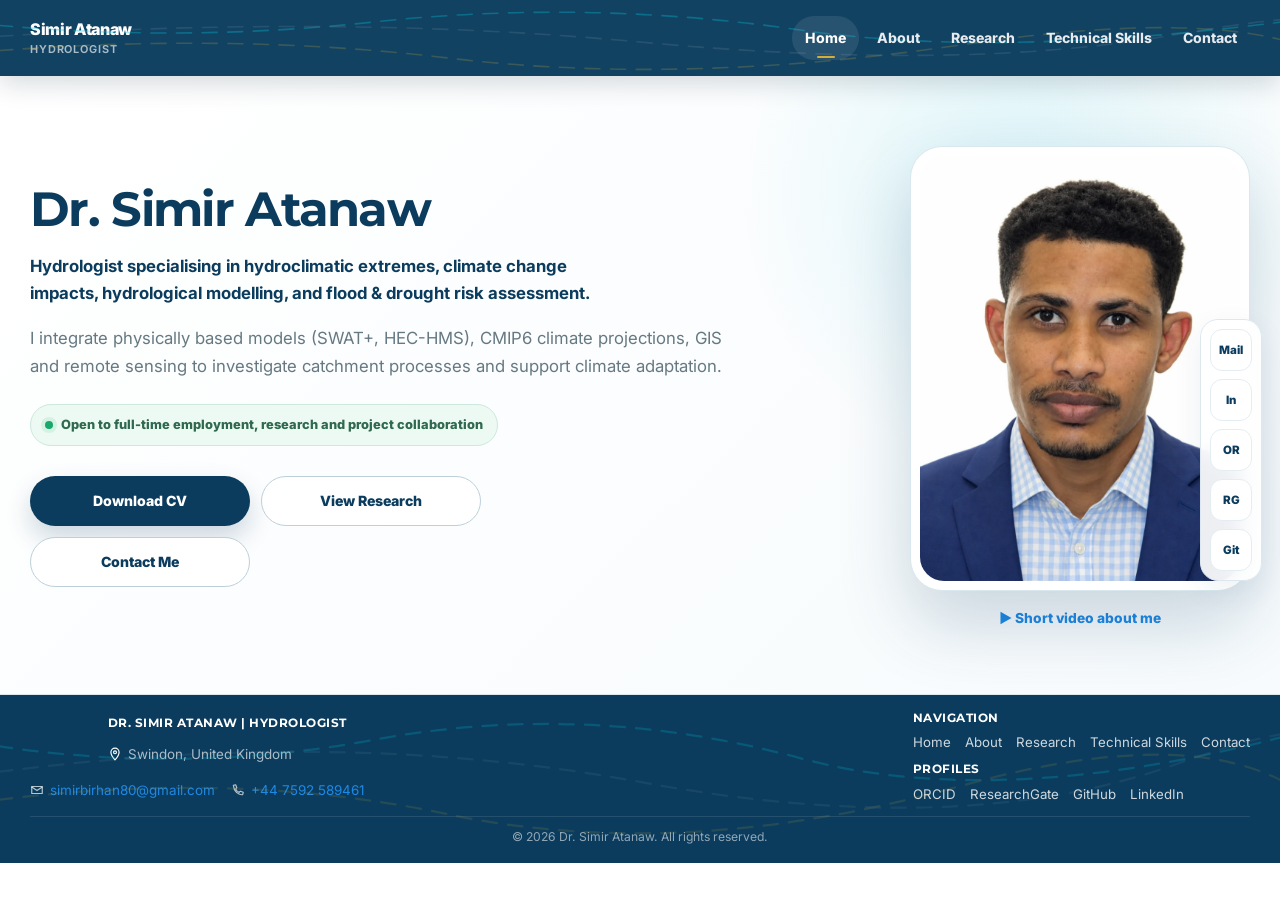
<file: index.html>
<!DOCTYPE html>
<html lang="en">
<head>
<meta charset="UTF-8">
<meta name="viewport" content="width=device-width, initial-scale=1">
<title>Dr. Simir Atanaw | Hydrologist</title>
<meta name="description" content="Professional website of Dr. Simir Atanaw, a hydrologist specialising in hydroclimatic extremes, climate change impacts, hydrological modelling, flood and drought risk assessment, GIS and remote sensing.">
<link rel="canonical" href="https://simir.uk/">
<link rel="icon" href="favicon.ico" sizes="any">
<link rel="icon" type="image/png" sizes="48x48" href="favicon-48x48.png">
<link rel="icon" type="image/png" sizes="192x192" href="favicon-192x192.png">
<link rel="apple-touch-icon" href="favicon-192x192.png">
<link rel="manifest" href="manifest.webmanifest">
<meta name="theme-color" content="#0B3C5D">
<meta property="og:type" content="profile">
<meta property="og:title" content="Dr. Simir Atanaw | Hydrologist">
<meta property="og:description" content="PhD hydrologist specialising in hydroclimatic extremes, flood and drought risk, hydrological modelling, GIS and remote sensing.">
<meta property="og:url" content="https://simir.uk/">
<meta property="og:image" content="https://simir.uk/og-image.jpg">
<link rel="preconnect" href="https://fonts.googleapis.com">
<link rel="preconnect" href="https://fonts.gstatic.com" crossorigin>
<link href="https://fonts.googleapis.com/css2?family=Inter:wght@400;500;600;700&family=Montserrat:wght@600;700;800&display=swap" rel="stylesheet">
<link rel="stylesheet" href="style.css">
<script type="application/ld+json">
{
  "@context": "https://schema.org",
  "@type": "Person",
  "name": "Dr. Simir Atanaw",
  "url": "https://simir.uk/",
  "jobTitle": "Hydrologist",
  "email": "mailto:simirbirhan80@gmail.com",
  "address": { "@type": "PostalAddress", "addressLocality": "Swindon", "addressCountry": "GB" },
  "sameAs": [
    "https://orcid.org/0000-0002-0451-7803",
    "https://www.researchgate.net/profile/Simir-Atanaw",
    "https://github.com/Atanaw",
    "https://www.linkedin.com/in/simir-atanaw"
  ]
}
</script>

<template id="__bundler_thumbnail">
<svg xmlns="http://www.w3.org/2000/svg" viewBox="0 0 200 200"><rect width="200" height="200" fill="#0B3C5D"/><circle cx="100" cy="80" r="40" fill="#00BCD4" opacity="0.85"/><text x="100" y="150" font-family="Arial" font-size="28" fill="#fff" text-anchor="middle" font-weight="bold">SA</text></svg>
</template>

</head>
<body>
<a href="#main" class="skip-link">Skip to main content</a>
<div class="scroll-progress" id="scrollProgress" aria-hidden="true"></div>

<header class="site-header">
  <svg class="header-river" viewBox="0 0 1200 76" preserveAspectRatio="none" aria-hidden="true">
      <path class="river-line r1" d="M-50 20 Q150 45 350 22 T750 30 T1250 15"/>
      <path class="river-line r2" d="M-50 55 Q200 30 420 58 T900 45 T1250 60"/>
      <path class="river-line r3" d="M-50 40 Q300 12 600 42 T1100 35 T1250 42"/>
    </svg>
  <div class="wrap nav">
    <a class="brand" href="index.html">Simir Atanaw<small>Hydrologist</small></a>
    <nav class="nav-links" id="navLinks" aria-label="Primary">
      <a href="index.html" aria-current="page">Home</a>
      <a href="about.html">About</a>
      <a href="research.html">Research</a>
      <a href="skills.html">Technical Skills</a>
      <a href="contact.html">Contact</a>
    </nav>
    <button class="menu-btn" id="menuBtn" aria-expanded="false" aria-controls="navLinks">Menu</button>
  </div>
</header>

<div class="contact-rail" aria-label="Quick contact links">
  <a href="mailto:simirbirhan80@gmail.com" aria-label="Email">Mail</a>
  <a href="https://www.linkedin.com/in/simir-atanaw" target="_blank" rel="noopener" aria-label="LinkedIn">In</a>
  <a href="https://orcid.org/0000-0002-0451-7803" target="_blank" rel="noopener" aria-label="ORCID">OR</a>
  <a href="https://www.researchgate.net/profile/Simir-Atanaw" target="_blank" rel="noopener" aria-label="ResearchGate">RG</a>
  <a href="https://github.com/Atanaw" target="_blank" rel="noopener" aria-label="GitHub">Git</a>
</div>

<main id="main">

<section class="hero" id="home">
  <div class="hero-pattern" aria-hidden="true"></div>
  <div class="wrap hero-grid">
    <div class="reveal in">
      <h1 style="font-size: 48px">Dr. Simir Atanaw</h1>
      <p class="hero-role" style="font-size: 16.8px; width: 600px">Hydrologist specialising in hydroclimatic extremes, climate change impacts, hydrological modelling, and flood &amp; drought risk assessment.</p>
      <p class="hero-summary">I integrate physically based models (SWAT+, HEC-HMS), CMIP6 climate projections, GIS and remote sensing to investigate catchment processes and support climate adaptation.</p>
      <span class="badge">Open to full-time employment, research and project collaboration</span>
      <div class="hero-actions">
        <a class="btn btn-primary" href="documents/Simir_Atanaw_CV.pdf" target="_blank" rel="noopener">Download CV</a>
        <a class="btn btn-secondary" href="research.html">View Research</a>
        <a class="btn btn-secondary" href="contact.html">Contact Me</a>
      </div>
    </div>
    <div class="photo-shell reveal in">
      <svg class="hydro-response" viewBox="0 0 420 500" aria-hidden="true">
        <circle class="ripple ripple-1" cx="210" cy="250" r="60"/>
        <circle class="ripple ripple-2" cx="210" cy="250" r="100"/>
        <circle class="ripple ripple-3" cx="210" cy="250" r="140"/>
        <path class="hydrograph" d="M0 420 C 40 420, 60 420, 80 400 C 110 370, 120 260, 150 220 C 175 186, 200 180, 230 210 C 260 240, 270 340, 300 380 C 330 410, 360 420, 420 420"/>
      </svg>
      <div class="photo-card">
        <picture>
          <source srcset="assets/simir.webp" type="image/webp">
          <img class="profile-photo" src="assets/simir.png" alt="Portrait of Dr. Simir Atanaw" width="420" height="525" style="height: 425px">
        </picture>
      </div>
      <a class="video-link" href="#">&#9654; Short video about me</a>
    </div>
  </div>
</section>

</main>

<footer>
  <svg class="footer-river" viewBox="0 0 1200 120" preserveAspectRatio="none" aria-hidden="true">
    <path class="river-line r1" d="M-50 30 Q150 60 350 32 T750 45 T1250 20"/>
    <path class="river-line r2" d="M-50 80 Q200 50 420 85 T900 65 T1250 90"/>
    <path class="river-line r3" d="M-50 60 Q300 20 600 62 T1100 50 T1250 62"/>
  </svg>
  <div class="wrap footer-grid">
    <div>
      <div class="footer-brand-row">
        <svg class="footer-hydro" viewBox="0 0 420 500" aria-hidden="true">
          <circle class="ripple ripple-1" cx="210" cy="250" r="60"/>
          <circle class="ripple ripple-2" cx="210" cy="250" r="100"/>
          <circle class="ripple ripple-3" cx="210" cy="250" r="140"/>
          <path class="hydrograph" d="M0 420 C 40 420, 60 420, 80 400 C 110 370, 120 260, 150 220 C 175 186, 200 180, 230 210 C 260 240, 270 340, 300 380 C 330 410, 360 420, 420 420"/>
        </svg>
        <div>
          <h3>Dr. Simir Atanaw | Hydrologist</h3>
          <p style="display:flex;align-items:center;gap:6px"><a href="https://maps.google.com/?q=Swindon,United+Kingdom" target="_blank" rel="noopener" style="display:inline-flex" aria-label="View on map"><svg viewBox="0 0 24 24" width="14" height="14" fill="none" stroke="#fff" stroke-width="2" stroke-linecap="round" stroke-linejoin="round"><path d="M12 22s7-7.5 7-13a7 7 0 1 0-14 0c0 5.5 7 13 7 13z"/><circle cx="12" cy="9" r="2.5"/></svg></a><a href="https://maps.google.com/?q=Swindon,United+Kingdom" target="_blank" rel="noopener" style="color:inherit">Swindon, United Kingdom</a></p>
        </div>
      </div>
      <p class="footer-contact-line">
        <span><svg viewBox="0 0 24 24"><path d="M3 6h18v12H3z"/><path d="M3 7l9 6 9-6"/></svg><a href="mailto:simirbirhan80@gmail.com" class="footer-email">simirbirhan80@gmail.com</a></span>
        <span><svg viewBox="0 0 24 24"><path d="M4 4l4-1 2 5-2 2c1 3 3 5 6 6l2-2 5 2-1 4c-8 1-15-6-16-16z"/></svg><a href="tel:+447592589461" class="footer-email">+44 7592 589461</a></span>
      </p>
    </div>
    <div class="footer-nav-group">
      <h3>Navigation</h3>
      <div class="footer-links">
        <a href="index.html">Home</a>
        <a href="about.html">About</a>
        <a href="research.html">Research</a>
        <a href="skills.html">Technical Skills</a>
        <a href="contact.html">Contact</a>
      </div>
      <h3>Profiles</h3>
      <div class="footer-links">
        <a href="https://orcid.org/0000-0002-0451-7803" target="_blank" rel="noopener">ORCID</a>
        <a href="https://www.researchgate.net/profile/Simir-Atanaw" target="_blank" rel="noopener">ResearchGate</a>
        <a href="https://github.com/Atanaw" target="_blank" rel="noopener">GitHub</a>
        <a href="https://www.linkedin.com/in/simir-atanaw" target="_blank" rel="noopener">LinkedIn</a>
      </div>
    </div>
  </div>
  <div class="wrap footer-bottom">&copy; <span id="year"></span> Dr. Simir Atanaw. All rights reserved.</div>
</footer>

<button class="back-to-top" id="backToTop" aria-label="Back to top">&uarr;</button>
<script src="script.js"></script>
</body>
</html>
</file>
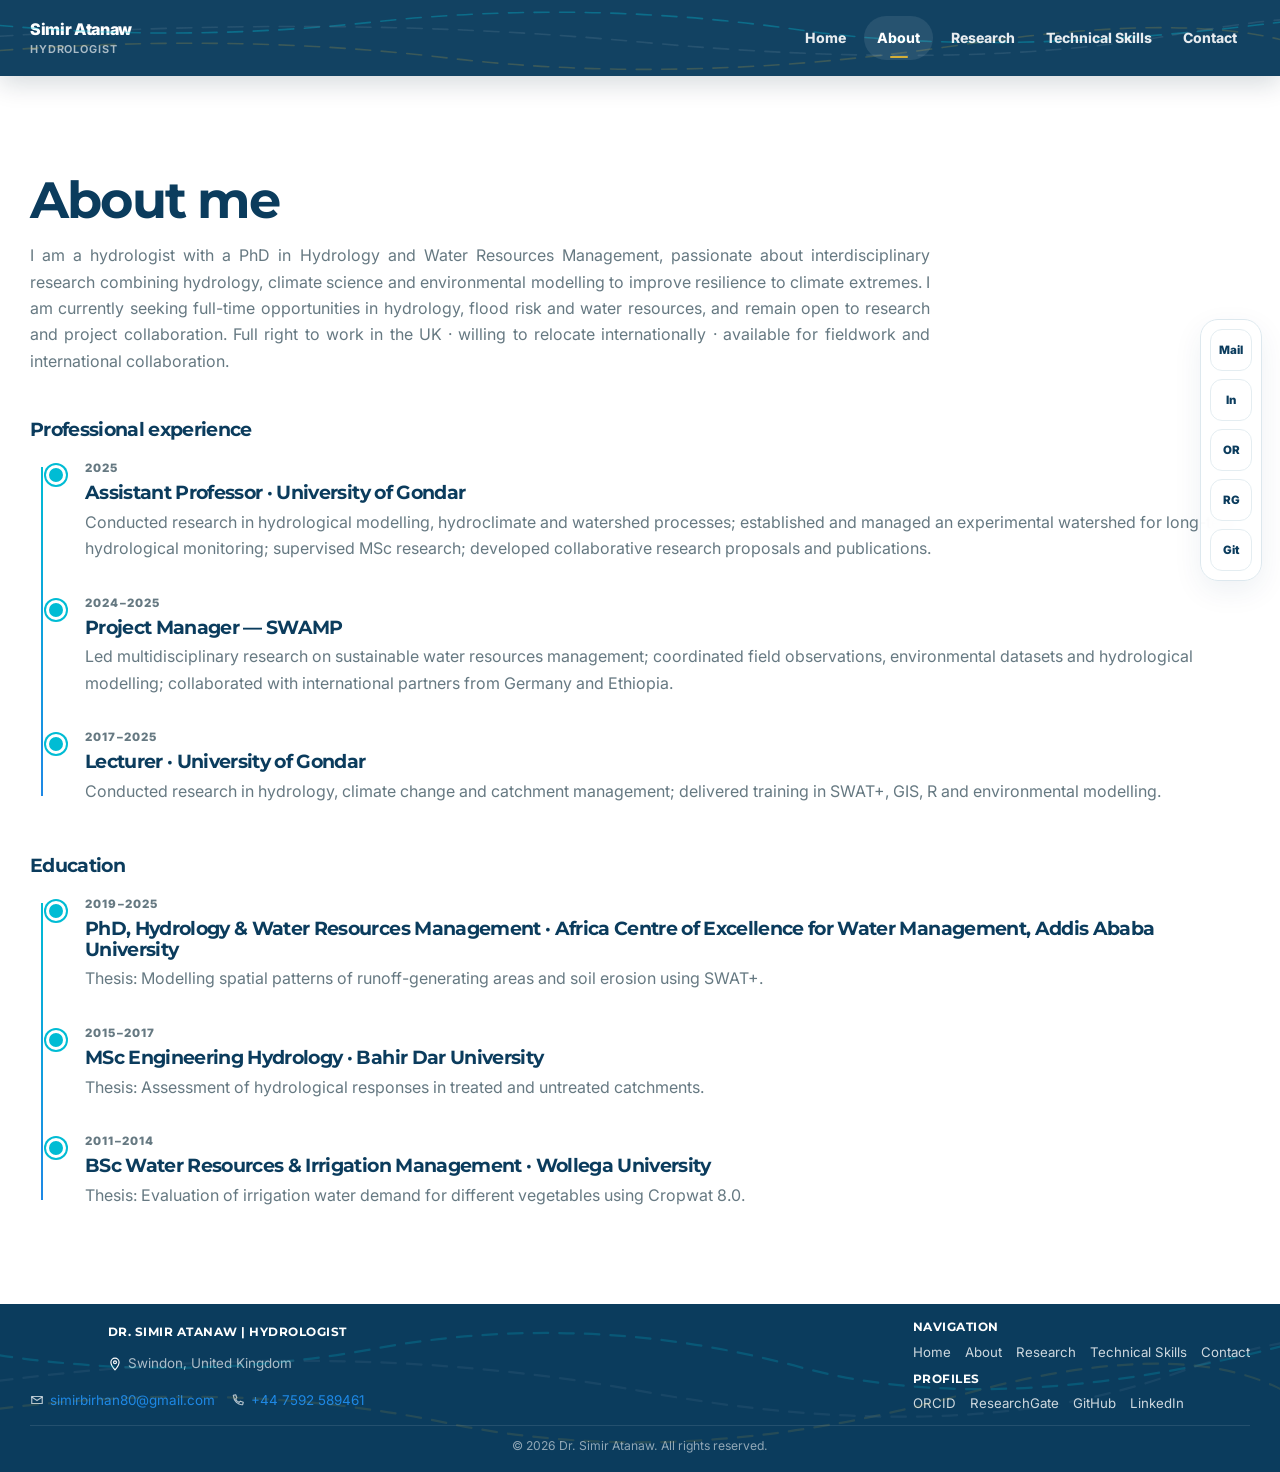
<file: about.html>
<!DOCTYPE html>
<html lang="en">
<head>
<meta charset="UTF-8">
<meta name="viewport" content="width=device-width, initial-scale=1">
<title>About | Dr. Simir Atanaw</title>
<meta name="description" content="About Dr. Simir Atanaw — education, professional experience and academic profiles.">
<link rel="canonical" href="https://simir.uk/about.html">
<link rel="icon" href="favicon.ico" sizes="any">
<link rel="icon" type="image/png" sizes="48x48" href="favicon-48x48.png">
<link rel="icon" type="image/png" sizes="192x192" href="favicon-192x192.png">
<link rel="apple-touch-icon" href="favicon-192x192.png">
<link rel="manifest" href="manifest.webmanifest">
<meta name="theme-color" content="#0B3C5D">
<meta property="og:type" content="profile">
<meta property="og:title" content="About | Dr. Simir Atanaw">
<meta property="og:description" content="Education, professional experience and academic profiles of Dr. Simir Atanaw, hydrologist.">
<meta property="og:url" content="https://simir.uk/about.html">
<meta property="og:image" content="https://simir.uk/og-image.jpg">
<link rel="preconnect" href="https://fonts.googleapis.com">
<link rel="preconnect" href="https://fonts.gstatic.com" crossorigin>
<link href="https://fonts.googleapis.com/css2?family=Inter:wght@400;500;600;700&family=Montserrat:wght@600;700;800&display=swap" rel="stylesheet">
<link rel="stylesheet" href="style.css">
<script type="application/ld+json">
{
  "@context": "https://schema.org",
  "@type": "Person",
  "name": "Dr. Simir Atanaw",
  "url": "https://simir.uk/",
  "jobTitle": "Hydrologist",
  "email": "mailto:simirbirhan80@gmail.com",
  "address": { "@type": "PostalAddress", "addressLocality": "Swindon", "addressCountry": "GB" },
  "sameAs": [
    "https://orcid.org/0000-0002-0451-7803",
    "https://www.researchgate.net/profile/Simir-Atanaw",
    "https://github.com/Atanaw",
    "https://www.linkedin.com/in/simir-atanaw"
  ]
}
</script>

<template id="__bundler_thumbnail">
<svg xmlns="http://www.w3.org/2000/svg" viewBox="0 0 200 200"><rect width="200" height="200" fill="#0B3C5D"/><circle cx="100" cy="80" r="40" fill="#00BCD4" opacity="0.85"/><text x="100" y="150" font-family="Arial" font-size="28" fill="#fff" text-anchor="middle" font-weight="bold">SA</text></svg>
</template>

</head>
<body>
<a href="#main" class="skip-link">Skip to main content</a>
<div class="scroll-progress" id="scrollProgress" aria-hidden="true"></div>

<header class="site-header">
  <svg class="header-river" viewBox="0 0 1200 76" preserveAspectRatio="none" aria-hidden="true">
      <path class="river-line r1" d="M-50 20 Q150 45 350 22 T750 30 T1250 15"/>
      <path class="river-line r2" d="M-50 55 Q200 30 420 58 T900 45 T1250 60"/>
      <path class="river-line r3" d="M-50 40 Q300 12 600 42 T1100 35 T1250 42"/>
    </svg>
  <div class="wrap nav">
    <a class="brand" href="index.html">Simir Atanaw<small>Hydrologist</small></a>
    <nav class="nav-links" id="navLinks" aria-label="Primary">
      <a href="index.html">Home</a>
      <a href="about.html" aria-current="page">About</a>
      <a href="research.html">Research</a>
      <a href="skills.html">Technical Skills</a>
      <a href="contact.html">Contact</a>
    </nav>
    <button class="menu-btn" id="menuBtn" aria-expanded="false" aria-controls="navLinks">Menu</button>
  </div>
</header>

<div class="contact-rail" aria-label="Quick contact links">
  <a href="mailto:simirbirhan80@gmail.com" aria-label="Email">Mail</a>
  <a href="https://www.linkedin.com/in/simir-atanaw" target="_blank" rel="noopener" aria-label="LinkedIn">In</a>
  <a href="https://orcid.org/0000-0002-0451-7803" target="_blank" rel="noopener" aria-label="ORCID">OR</a>
  <a href="https://www.researchgate.net/profile/Simir-Atanaw" target="_blank" rel="noopener" aria-label="ResearchGate">RG</a>
  <a href="https://github.com/Atanaw" target="_blank" rel="noopener" aria-label="GitHub">Git</a>
</div>

<main id="main">

<section class="section" id="about">
  <div class="wrap">
    <div class="section-head">
      <div><h2>About me</h2><p style="width:900px">I am a hydrologist with a PhD in Hydrology and Water Resources Management, passionate about interdisciplinary research combining hydrology, climate science and environmental modelling to improve resilience to climate extremes. I am currently seeking full-time opportunities in hydrology, flood risk and water resources, and remain open to research and project collaboration. Full right to work in the UK &middot; willing to relocate internationally &middot; available for fieldwork and international collaboration.</p></div>
    </div>

    <h3 class="mb-sm">Professional experience</h3>
    <div class="timeline">
      <div class="timeline-item reveal">
        <p class="timeline-date">2025</p>
        <h3>Assistant Professor &middot; University of Gondar</h3>
        <p>Conducted research in hydrological modelling, hydroclimate and watershed processes; established and managed an experimental watershed for long-term hydrological monitoring; supervised MSc research; developed collaborative research proposals and publications.</p>
      </div>
      <div class="timeline-item reveal">
        <p class="timeline-date">2024–2025</p>
        <h3>Project Manager &mdash; SWAMP</h3>
        <p>Led multidisciplinary research on sustainable water resources management; coordinated field observations, environmental datasets and hydrological modelling; collaborated with international partners from Germany and Ethiopia.</p>
      </div>
      <div class="timeline-item reveal">
        <p class="timeline-date">2017–2025</p>
        <h3>Lecturer &middot; University of Gondar</h3>
        <p>Conducted research in hydrology, climate change and catchment management; delivered training in SWAT+, GIS, R and environmental modelling.</p>
      </div>
    </div>

    <h3 class="mt-xl">Education</h3>
    <div class="timeline">
      <div class="timeline-item reveal">
        <p class="timeline-date">2019–2025</p>
        <h3>PhD, Hydrology &amp; Water Resources Management &middot; Africa Centre of Excellence for Water Management, Addis Ababa University</h3>
        <p>Thesis: Modelling spatial patterns of runoff-generating areas and soil erosion using SWAT+.</p>
      </div>
      <div class="timeline-item reveal">
        <p class="timeline-date">2015–2017</p>
        <h3>MSc Engineering Hydrology &middot; Bahir Dar University</h3>
        <p>Thesis: Assessment of hydrological responses in treated and untreated catchments.</p>
      </div>
      <div class="timeline-item reveal">
        <p class="timeline-date">2011–2014</p>
        <h3>BSc Water Resources &amp; Irrigation Management &middot; Wollega University</h3>
        <p>Thesis: Evaluation of irrigation water demand for different vegetables using Cropwat 8.0.</p>
      </div>
    </div>

  </div>
</section>

</main>

<footer>
  <svg class="footer-river" viewBox="0 0 1200 120" preserveAspectRatio="none" aria-hidden="true">
    <path class="river-line r1" d="M-50 30 Q150 60 350 32 T750 45 T1250 20"/>
    <path class="river-line r2" d="M-50 80 Q200 50 420 85 T900 65 T1250 90"/>
    <path class="river-line r3" d="M-50 60 Q300 20 600 62 T1100 50 T1250 62"/>
  </svg>
  <div class="wrap footer-grid">
    <div>
      <div class="footer-brand-row">
        <svg class="footer-hydro" viewBox="0 0 420 500" aria-hidden="true">
          <circle class="ripple ripple-1" cx="210" cy="250" r="60"/>
          <circle class="ripple ripple-2" cx="210" cy="250" r="100"/>
          <circle class="ripple ripple-3" cx="210" cy="250" r="140"/>
          <path class="hydrograph" d="M0 420 C 40 420, 60 420, 80 400 C 110 370, 120 260, 150 220 C 175 186, 200 180, 230 210 C 260 240, 270 340, 300 380 C 330 410, 360 420, 420 420"/>
        </svg>
        <div>
          <h3>Dr. Simir Atanaw | Hydrologist</h3>
          <p style="display:flex;align-items:center;gap:6px"><a href="https://maps.google.com/?q=Swindon,United+Kingdom" target="_blank" rel="noopener" style="display:inline-flex" aria-label="View on map"><svg viewBox="0 0 24 24" width="14" height="14" fill="none" stroke="#fff" stroke-width="2" stroke-linecap="round" stroke-linejoin="round"><path d="M12 22s7-7.5 7-13a7 7 0 1 0-14 0c0 5.5 7 13 7 13z"/><circle cx="12" cy="9" r="2.5"/></svg></a><a href="https://maps.google.com/?q=Swindon,United+Kingdom" target="_blank" rel="noopener" style="color:inherit">Swindon, United Kingdom</a></p>
        </div>
      </div>
      <p class="footer-contact-line">
        <span><svg viewBox="0 0 24 24"><path d="M3 6h18v12H3z"/><path d="M3 7l9 6 9-6"/></svg><a href="mailto:simirbirhan80@gmail.com" class="footer-email">simirbirhan80@gmail.com</a></span>
        <span><svg viewBox="0 0 24 24"><path d="M4 4l4-1 2 5-2 2c1 3 3 5 6 6l2-2 5 2-1 4c-8 1-15-6-16-16z"/></svg><a href="tel:+447592589461" class="footer-email">+44 7592 589461</a></span>
      </p>
    </div>
    <div class="footer-nav-group">
      <h3>Navigation</h3>
      <div class="footer-links">
        <a href="index.html">Home</a>
        <a href="about.html">About</a>
        <a href="research.html">Research</a>
        <a href="skills.html">Technical Skills</a>
        <a href="contact.html">Contact</a>
      </div>
      <h3>Profiles</h3>
      <div class="footer-links">
        <a href="https://orcid.org/0000-0002-0451-7803" target="_blank" rel="noopener">ORCID</a>
        <a href="https://www.researchgate.net/profile/Simir-Atanaw" target="_blank" rel="noopener">ResearchGate</a>
        <a href="https://github.com/Atanaw" target="_blank" rel="noopener">GitHub</a>
        <a href="https://www.linkedin.com/in/simir-atanaw" target="_blank" rel="noopener">LinkedIn</a>
      </div>
    </div>
  </div>
  <div class="wrap footer-bottom">&copy; <span id="year"></span> Dr. Simir Atanaw. All rights reserved.</div>
</footer>

<button class="back-to-top" id="backToTop" aria-label="Back to top">&uarr;</button>
<script src="script.js"></script>
</body>
</html>
</file>
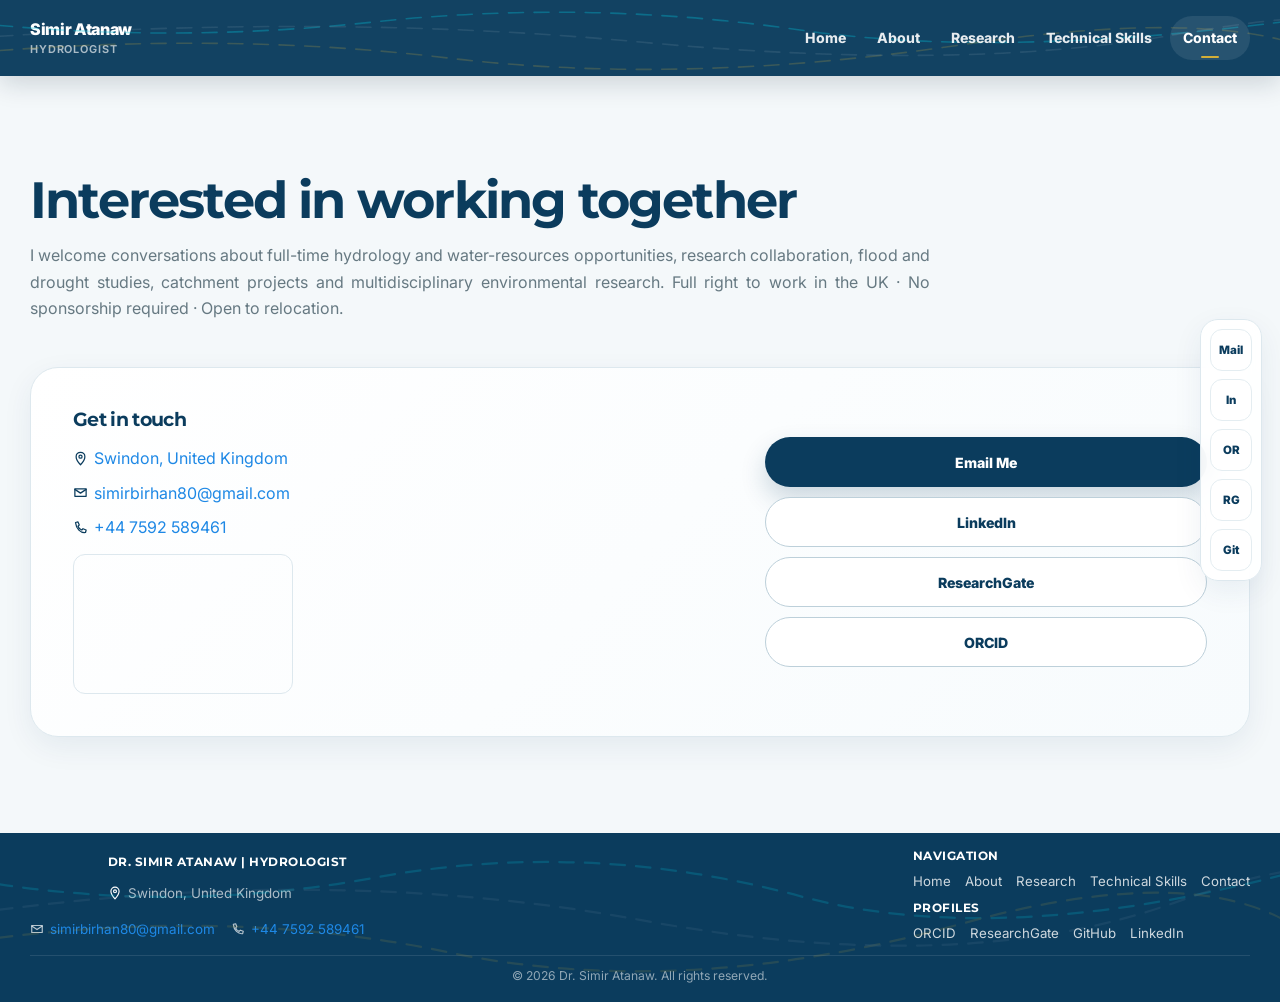
<file: contact.html>
<!DOCTYPE html>
<html lang="en">
<head>
<meta charset="UTF-8">
<meta name="viewport" content="width=device-width, initial-scale=1">
<title>Contact | Dr. Simir Atanaw</title>
<meta name="description" content="Contact Dr. Simir Atanaw, hydrologist, for employment, research and project collaboration enquiries.">
<link rel="canonical" href="https://simir.uk/contact.html">
<link rel="icon" href="favicon.ico" sizes="any">
<link rel="icon" type="image/png" sizes="48x48" href="favicon-48x48.png">
<link rel="icon" type="image/png" sizes="192x192" href="favicon-192x192.png">
<link rel="apple-touch-icon" href="favicon-192x192.png">
<link rel="manifest" href="manifest.webmanifest">
<meta name="theme-color" content="#0B3C5D">
<meta property="og:type" content="profile">
<meta property="og:title" content="Contact | Dr. Simir Atanaw">
<meta property="og:description" content="Get in touch with Dr. Simir Atanaw for employment, research and collaboration enquiries.">
<meta property="og:url" content="https://simir.uk/contact.html">
<meta property="og:image" content="https://simir.uk/og-image.jpg">
<link rel="preconnect" href="https://fonts.googleapis.com">
<link rel="preconnect" href="https://fonts.gstatic.com" crossorigin>
<link href="https://fonts.googleapis.com/css2?family=Inter:wght@400;500;600;700&family=Montserrat:wght@600;700;800&display=swap" rel="stylesheet">
<link rel="stylesheet" href="style.css">
<script type="application/ld+json">
{
  "@context": "https://schema.org",
  "@type": "Person",
  "name": "Dr. Simir Atanaw",
  "url": "https://simir.uk/",
  "jobTitle": "Hydrologist",
  "email": "mailto:simirbirhan80@gmail.com",
  "address": { "@type": "PostalAddress", "addressLocality": "Swindon", "addressCountry": "GB" },
  "sameAs": [
    "https://orcid.org/0000-0002-0451-7803",
    "https://www.researchgate.net/profile/Simir-Atanaw",
    "https://github.com/Atanaw",
    "https://www.linkedin.com/in/simir-atanaw"
  ]
}
</script>

<template id="__bundler_thumbnail">
<svg xmlns="http://www.w3.org/2000/svg" viewBox="0 0 200 200"><rect width="200" height="200" fill="#0B3C5D"/><circle cx="100" cy="80" r="40" fill="#00BCD4" opacity="0.85"/><text x="100" y="150" font-family="Arial" font-size="28" fill="#fff" text-anchor="middle" font-weight="bold">SA</text></svg>
</template>

</head>
<body>
<a href="#main" class="skip-link">Skip to main content</a>
<div class="scroll-progress" id="scrollProgress" aria-hidden="true"></div>

<header class="site-header">
  <svg class="header-river" viewBox="0 0 1200 76" preserveAspectRatio="none" aria-hidden="true">
      <path class="river-line r1" d="M-50 20 Q150 45 350 22 T750 30 T1250 15"/>
      <path class="river-line r2" d="M-50 55 Q200 30 420 58 T900 45 T1250 60"/>
      <path class="river-line r3" d="M-50 40 Q300 12 600 42 T1100 35 T1250 42"/>
    </svg>
  <div class="wrap nav">
    <a class="brand" href="index.html">Simir Atanaw<small>Hydrologist</small></a>
    <nav class="nav-links" id="navLinks" aria-label="Primary">
      <a href="index.html">Home</a>
      <a href="about.html">About</a>
      <a href="research.html">Research</a>
      <a href="skills.html">Technical Skills</a>
      <a href="contact.html" aria-current="page">Contact</a>
    </nav>
    <button class="menu-btn" id="menuBtn" aria-expanded="false" aria-controls="navLinks">Menu</button>
  </div>
</header>

<div class="contact-rail" aria-label="Quick contact links">
  <a href="mailto:simirbirhan80@gmail.com" aria-label="Email">Mail</a>
  <a href="https://www.linkedin.com/in/simir-atanaw" target="_blank" rel="noopener" aria-label="LinkedIn">In</a>
  <a href="https://orcid.org/0000-0002-0451-7803" target="_blank" rel="noopener" aria-label="ORCID">OR</a>
  <a href="https://www.researchgate.net/profile/Simir-Atanaw" target="_blank" rel="noopener" aria-label="ResearchGate">RG</a>
  <a href="https://github.com/Atanaw" target="_blank" rel="noopener" aria-label="GitHub">Git</a>
</div>

<main id="main">

<section class="section alt" id="contact">
  <div class="wrap">
    <div class="section-head">
      <div><h2>Interested in working together</h2><p style="width:900px">I welcome conversations about full-time hydrology and water-resources opportunities, research collaboration, flood and drought studies, catchment projects and multidisciplinary environmental research. Full right to work in the UK &middot; No sponsorship required &middot; Open to relocation.</p></div>
    </div>
    <div class="contact-panel">
      <div>
        <h3>Get in touch</h3>
        <p style="display:flex;align-items:center;gap:6px"><svg viewBox="0 0 24 24" width="15" height="15" fill="none" stroke="var(--navy)" stroke-width="2" stroke-linecap="round" stroke-linejoin="round"><path d="M12 22s7-7.5 7-13a7 7 0 1 0-14 0c0 5.5 7 13 7 13z"/><circle cx="12" cy="9" r="2.5"/></svg><a href="https://maps.google.com/?q=Swindon,United+Kingdom" target="_blank" rel="noopener">Swindon, United Kingdom</a></p>
        <p style="display:flex;align-items:center;gap:6px"><svg viewBox="0 0 24 24" width="15" height="15" fill="none" stroke="var(--navy)" stroke-width="2" stroke-linecap="round" stroke-linejoin="round"><path d="M3 6h18v12H3z"/><path d="M3 7l9 6 9-6"/></svg><a href="mailto:simirbirhan80@gmail.com">simirbirhan80@gmail.com</a></p>
        <p style="display:flex;align-items:center;gap:6px"><svg viewBox="0 0 24 24" width="15" height="15" fill="none" stroke="var(--navy)" stroke-width="2" stroke-linecap="round" stroke-linejoin="round"><path d="M4 4l4-1 2 5-2 2c1 3 3 5 6 6l2-2 5 2-1 4c-8 1-15-6-16-16z"/></svg><a href="tel:+447592589461">+44 7592 589461</a></p>
        <a href="https://maps.google.com/?q=Swindon,United+Kingdom" target="_blank" rel="noopener" style="display:block;margin-top:14px;border-radius:12px;overflow:hidden;border:1px solid var(--line);width:220px;height:140px">
          <iframe src="https://www.google.com/maps?q=Swindon,United+Kingdom&t=k&z=11&output=embed" width="220" height="140" style="display:block;border:0;pointer-events:none" loading="lazy" title="Satellite map preview of Swindon, United Kingdom"></iframe>
        </a>
      </div>
      <div class="contact-actions">
        <a class="btn btn-primary" href="mailto:simirbirhan80@gmail.com">Email Me</a>
        <a class="btn btn-secondary" href="https://www.linkedin.com/in/simir-atanaw" target="_blank" rel="noopener">LinkedIn</a>
        <a class="btn btn-secondary" href="https://www.researchgate.net/profile/Simir-Atanaw" target="_blank" rel="noopener">ResearchGate</a>
        <a class="btn btn-secondary" href="https://orcid.org/0000-0002-0451-7803" target="_blank" rel="noopener">ORCID</a>
      </div>
    </div>
  </div>
</section>

</main>

<footer>
  <svg class="footer-river" viewBox="0 0 1200 120" preserveAspectRatio="none" aria-hidden="true">
    <path class="river-line r1" d="M-50 30 Q150 60 350 32 T750 45 T1250 20"/>
    <path class="river-line r2" d="M-50 80 Q200 50 420 85 T900 65 T1250 90"/>
    <path class="river-line r3" d="M-50 60 Q300 20 600 62 T1100 50 T1250 62"/>
  </svg>
  <div class="wrap footer-grid">
    <div>
      <div class="footer-brand-row">
        <svg class="footer-hydro" viewBox="0 0 420 500" aria-hidden="true">
          <circle class="ripple ripple-1" cx="210" cy="250" r="60"/>
          <circle class="ripple ripple-2" cx="210" cy="250" r="100"/>
          <circle class="ripple ripple-3" cx="210" cy="250" r="140"/>
          <path class="hydrograph" d="M0 420 C 40 420, 60 420, 80 400 C 110 370, 120 260, 150 220 C 175 186, 200 180, 230 210 C 260 240, 270 340, 300 380 C 330 410, 360 420, 420 420"/>
        </svg>
        <div>
          <h3>Dr. Simir Atanaw | Hydrologist</h3>
          <p style="display:flex;align-items:center;gap:6px"><a href="https://maps.google.com/?q=Swindon,United+Kingdom" target="_blank" rel="noopener" style="display:inline-flex" aria-label="View on map"><svg viewBox="0 0 24 24" width="14" height="14" fill="none" stroke="#fff" stroke-width="2" stroke-linecap="round" stroke-linejoin="round"><path d="M12 22s7-7.5 7-13a7 7 0 1 0-14 0c0 5.5 7 13 7 13z"/><circle cx="12" cy="9" r="2.5"/></svg></a><a href="https://maps.google.com/?q=Swindon,United+Kingdom" target="_blank" rel="noopener" style="color:inherit">Swindon, United Kingdom</a></p>
        </div>
      </div>
      <p class="footer-contact-line">
        <span><svg viewBox="0 0 24 24"><path d="M3 6h18v12H3z"/><path d="M3 7l9 6 9-6"/></svg><a href="mailto:simirbirhan80@gmail.com" class="footer-email">simirbirhan80@gmail.com</a></span>
        <span><svg viewBox="0 0 24 24"><path d="M4 4l4-1 2 5-2 2c1 3 3 5 6 6l2-2 5 2-1 4c-8 1-15-6-16-16z"/></svg><a href="tel:+447592589461" class="footer-email">+44 7592 589461</a></span>
      </p>
    </div>
    <div class="footer-nav-group">
      <h3>Navigation</h3>
      <div class="footer-links">
        <a href="index.html">Home</a>
        <a href="about.html">About</a>
        <a href="research.html">Research</a>
        <a href="skills.html">Technical Skills</a>
        <a href="contact.html">Contact</a>
      </div>
      <h3>Profiles</h3>
      <div class="footer-links">
        <a href="https://orcid.org/0000-0002-0451-7803" target="_blank" rel="noopener">ORCID</a>
        <a href="https://www.researchgate.net/profile/Simir-Atanaw" target="_blank" rel="noopener">ResearchGate</a>
        <a href="https://github.com/Atanaw" target="_blank" rel="noopener">GitHub</a>
        <a href="https://www.linkedin.com/in/simir-atanaw" target="_blank" rel="noopener">LinkedIn</a>
      </div>
    </div>
  </div>
  <div class="wrap footer-bottom">&copy; <span id="year"></span> Dr. Simir Atanaw. All rights reserved.</div>
</footer>

<button class="back-to-top" id="backToTop" aria-label="Back to top">&uarr;</button>
<script src="script.js"></script>
</body>
</html>
</file>
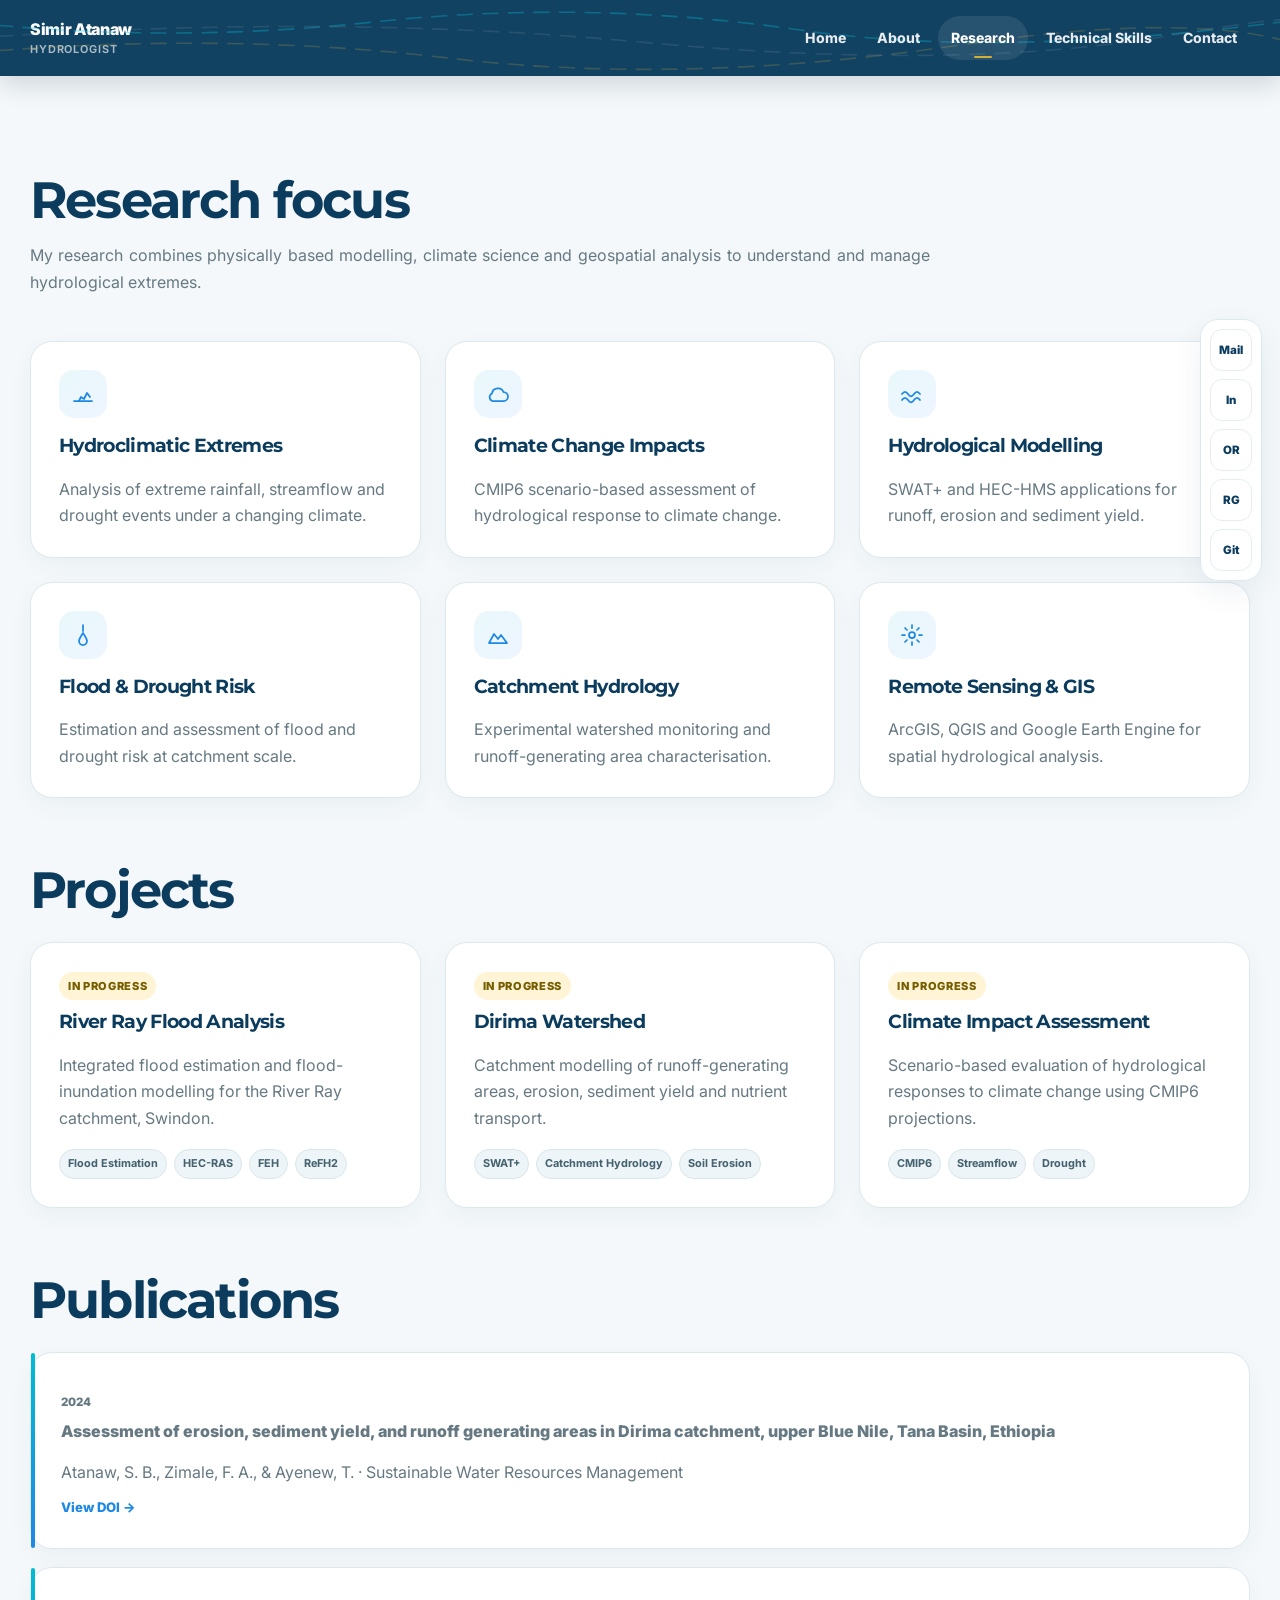
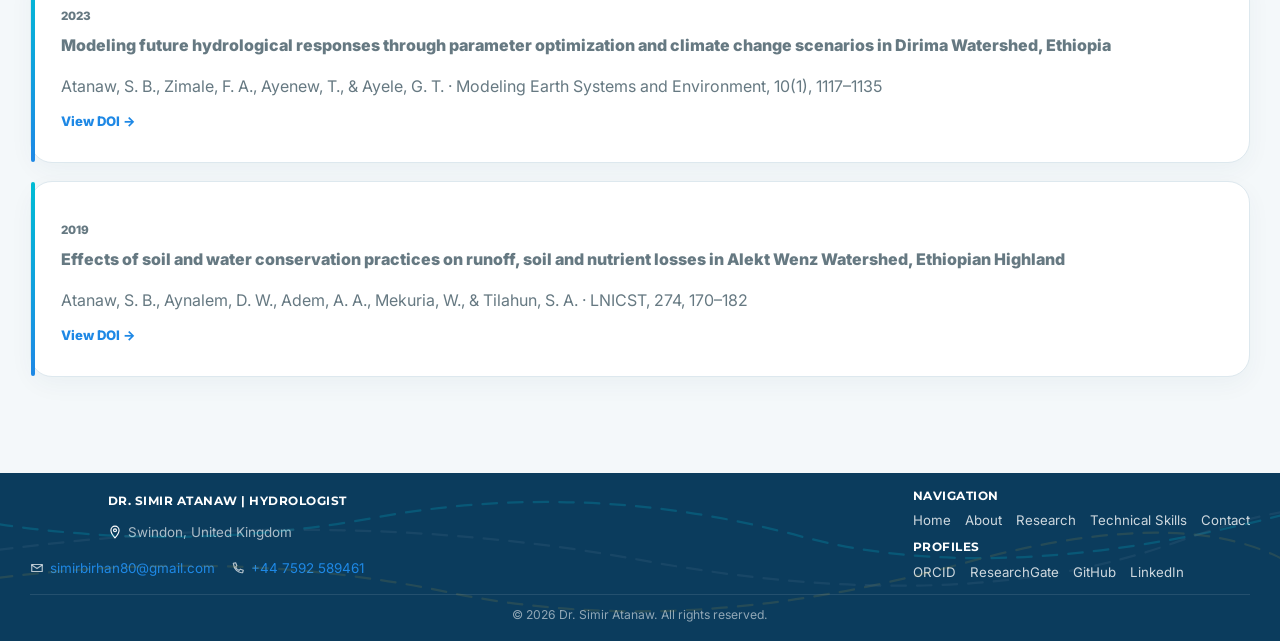
<file: research.html>
<!DOCTYPE html>
<html lang="en">
<head>
<meta charset="UTF-8">
<meta name="viewport" content="width=device-width, initial-scale=1">
<title>Research | Dr. Simir Atanaw</title>
<meta name="description" content="Research focus, ongoing projects and peer-reviewed publications by Dr. Simir Atanaw, hydrologist.">
<link rel="canonical" href="https://simir.uk/research.html">
<link rel="icon" href="favicon.ico" sizes="any">
<link rel="icon" type="image/png" sizes="48x48" href="favicon-48x48.png">
<link rel="icon" type="image/png" sizes="192x192" href="favicon-192x192.png">
<link rel="apple-touch-icon" href="favicon-192x192.png">
<link rel="manifest" href="manifest.webmanifest">
<meta name="theme-color" content="#0B3C5D">
<meta property="og:type" content="profile">
<meta property="og:title" content="Research | Dr. Simir Atanaw">
<meta property="og:description" content="Research focus, projects and publications by Dr. Simir Atanaw, hydrologist.">
<meta property="og:url" content="https://simir.uk/research.html">
<meta property="og:image" content="https://simir.uk/og-image.jpg">
<link rel="preconnect" href="https://fonts.googleapis.com">
<link rel="preconnect" href="https://fonts.gstatic.com" crossorigin>
<link href="https://fonts.googleapis.com/css2?family=Inter:wght@400;500;600;700&family=Montserrat:wght@600;700;800&display=swap" rel="stylesheet">
<link rel="stylesheet" href="style.css">
<script type="application/ld+json">
{
  "@context": "https://schema.org",
  "@type": "Person",
  "name": "Dr. Simir Atanaw",
  "url": "https://simir.uk/",
  "jobTitle": "Hydrologist",
  "email": "mailto:simirbirhan80@gmail.com",
  "address": { "@type": "PostalAddress", "addressLocality": "Swindon", "addressCountry": "GB" },
  "sameAs": [
    "https://orcid.org/0000-0002-0451-7803",
    "https://www.researchgate.net/profile/Simir-Atanaw",
    "https://github.com/Atanaw",
    "https://www.linkedin.com/in/simir-atanaw"
  ]
}
</script>

<template id="__bundler_thumbnail">
<svg xmlns="http://www.w3.org/2000/svg" viewBox="0 0 200 200"><rect width="200" height="200" fill="#0B3C5D"/><circle cx="100" cy="80" r="40" fill="#00BCD4" opacity="0.85"/><text x="100" y="150" font-family="Arial" font-size="28" fill="#fff" text-anchor="middle" font-weight="bold">SA</text></svg>
</template>

</head>
<body>
<a href="#main" class="skip-link">Skip to main content</a>
<div class="scroll-progress" id="scrollProgress" aria-hidden="true"></div>

<header class="site-header">
  <svg class="header-river" viewBox="0 0 1200 76" preserveAspectRatio="none" aria-hidden="true">
      <path class="river-line r1" d="M-50 20 Q150 45 350 22 T750 30 T1250 15"/>
      <path class="river-line r2" d="M-50 55 Q200 30 420 58 T900 45 T1250 60"/>
      <path class="river-line r3" d="M-50 40 Q300 12 600 42 T1100 35 T1250 42"/>
    </svg>
  <div class="wrap nav">
    <a class="brand" href="index.html">Simir Atanaw<small>Hydrologist</small></a>
    <nav class="nav-links" id="navLinks" aria-label="Primary">
      <a href="index.html">Home</a>
      <a href="about.html">About</a>
      <a href="research.html" aria-current="page">Research</a>
      <a href="skills.html">Technical Skills</a>
      <a href="contact.html">Contact</a>
    </nav>
    <button class="menu-btn" id="menuBtn" aria-expanded="false" aria-controls="navLinks">Menu</button>
  </div>
</header>

<div class="contact-rail" aria-label="Quick contact links">
  <a href="mailto:simirbirhan80@gmail.com" aria-label="Email">Mail</a>
  <a href="https://www.linkedin.com/in/simir-atanaw" target="_blank" rel="noopener" aria-label="LinkedIn">In</a>
  <a href="https://orcid.org/0000-0002-0451-7803" target="_blank" rel="noopener" aria-label="ORCID">OR</a>
  <a href="https://www.researchgate.net/profile/Simir-Atanaw" target="_blank" rel="noopener" aria-label="ResearchGate">RG</a>
  <a href="https://github.com/Atanaw" target="_blank" rel="noopener" aria-label="GitHub">Git</a>
</div>

<main id="main">

<section class="section alt" id="research">
  <div class="wrap">
    <div class="section-head">
      <div><h2>Research focus</h2><p style="width:900px">My research combines physically based modelling, climate science and geospatial analysis to understand and manage hydrological extremes.</p></div>
    </div>
    <div class="grid grid-3 mb-xxl">
      <div class="card reveal"><div class="icon"><svg viewBox="0 0 24 24"><path d="M8 19l2-4 3 2 3-6 3 4"/><path d="M3 19h18"/></svg></div><h3>Hydroclimatic Extremes</h3><p>Analysis of extreme rainfall, streamflow and drought events under a changing climate.</p></div>
      <div class="card reveal"><div class="icon"><svg viewBox="0 0 24 24"><path d="M17.5 19a4.5 4.5 0 0 0 0-9 6 6 0 0 0-11.5 1.5A4 4 0 0 0 6.5 19h11z"/></svg></div><h3>Climate Change Impacts</h3><p>CMIP6 scenario-based assessment of hydrological response to climate change.</p></div>
      <div class="card reveal"><div class="icon"><svg viewBox="0 0 24 24"><path d="M2 12c2-3 4-3 6 0s4 3 6 0 4-3 6 0"/><path d="M2 18c2-3 4-3 6 0s4 3 6 0 4-3 6 0"/></svg></div><h3>Hydrological Modelling</h3><p>SWAT+ and HEC-HMS applications for runoff, erosion and sediment yield.</p></div>
      <div class="card reveal"><div class="icon"><svg viewBox="0 0 24 24"><path d="M12 2v6"/><path d="M12 22a4 4 0 0 0 4-4c0-2-4-8-4-8s-4 6-4 8a4 4 0 0 0 4 4z"/></svg></div><h3>Flood &amp; Drought Risk</h3><p>Estimation and assessment of flood and drought risk at catchment scale.</p></div>
      <div class="card reveal"><div class="icon"><svg viewBox="0 0 24 24"><path d="M3 20l5-9 4 5 3-4 6 8H3z"/></svg></div><h3>Catchment Hydrology</h3><p>Experimental watershed monitoring and runoff-generating area characterisation.</p></div>
      <div class="card reveal"><div class="icon"><svg viewBox="0 0 24 24"><circle cx="12" cy="12" r="3"/><path d="M12 2v3M12 19v3M2 12h3M19 12h3M5 5l2 2M17 17l2 2M5 19l2-2M17 7l2-2"/></svg></div><h3>Remote Sensing &amp; GIS</h3><p>ArcGIS, QGIS and Google Earth Engine for spatial hydrological analysis.</p></div>
    </div>

    <h2 class="mb-lg">Projects</h2>
    <div class="grid grid-3 mb-xxl">
      <div class="card reveal">
        <span class="status">In Progress</span>
        <h3>River Ray Flood Analysis</h3>
        <p>Integrated flood estimation and flood-inundation modelling for the River Ray catchment, Swindon.</p>
        <div class="tags"><span class="tag">Flood Estimation</span><span class="tag">HEC-RAS</span><span class="tag">FEH</span><span class="tag">ReFH2</span></div>
      </div>
      <div class="card reveal">
        <span class="status">In Progress</span>
        <h3>Dirima Watershed</h3>
        <p>Catchment modelling of runoff-generating areas, erosion, sediment yield and nutrient transport.</p>
        <div class="tags"><span class="tag">SWAT+</span><span class="tag">Catchment Hydrology</span><span class="tag">Soil Erosion</span></div>
      </div>
      <div class="card reveal">
        <span class="status">In Progress</span>
        <h3>Climate Impact Assessment</h3>
        <p>Scenario-based evaluation of hydrological responses to climate change using CMIP6 projections.</p>
        <div class="tags"><span class="tag">CMIP6</span><span class="tag">Streamflow</span><span class="tag">Drought</span></div>
      </div>
    </div>

    <h2 class="mb-lg">Publications</h2>
    <div class="grid gap-sm">
      <div class="card pub-card reveal">
        <p class="pub-year">2024</p>
        <p class="pub-title">Assessment of erosion, sediment yield, and runoff generating areas in Dirima catchment, upper Blue Nile, Tana Basin, Ethiopia</p>
        <p>Atanaw, S. B., Zimale, F. A., &amp; Ayenew, T. &middot; Sustainable Water Resources Management</p>
        <a class="doi" href="https://doi.org/10.1007/s40899-024-01167-3" target="_blank" rel="noopener">View DOI &rarr;</a>
      </div>
      <div class="card pub-card reveal">
        <p class="pub-year">2023</p>
        <p class="pub-title">Modeling future hydrological responses through parameter optimization and climate change scenarios in Dirima Watershed, Ethiopia</p>
        <p>Atanaw, S. B., Zimale, F. A., Ayenew, T., &amp; Ayele, G. T. &middot; Modeling Earth Systems and Environment, 10(1), 1117–1135</p>
        <a class="doi" href="https://doi.org/10.1007/s40808-023-01817-z" target="_blank" rel="noopener">View DOI &rarr;</a>
      </div>
      <div class="card pub-card reveal">
        <p class="pub-year">2019</p>
        <p class="pub-title">Effects of soil and water conservation practices on runoff, soil and nutrient losses in Alekt Wenz Watershed, Ethiopian Highland</p>
        <p>Atanaw, S. B., Aynalem, D. W., Adem, A. A., Mekuria, W., &amp; Tilahun, S. A. &middot; LNICST, 274, 170–182</p>
        <a class="doi" href="https://doi.org/10.1007/978-3-030-15357-1_14" target="_blank" rel="noopener">View DOI &rarr;</a>
      </div>
    </div>
  </div>
</section>

</main>

<footer>
  <svg class="footer-river" viewBox="0 0 1200 120" preserveAspectRatio="none" aria-hidden="true">
    <path class="river-line r1" d="M-50 30 Q150 60 350 32 T750 45 T1250 20"/>
    <path class="river-line r2" d="M-50 80 Q200 50 420 85 T900 65 T1250 90"/>
    <path class="river-line r3" d="M-50 60 Q300 20 600 62 T1100 50 T1250 62"/>
  </svg>
  <div class="wrap footer-grid">
    <div>
      <div class="footer-brand-row">
        <svg class="footer-hydro" viewBox="0 0 420 500" aria-hidden="true">
          <circle class="ripple ripple-1" cx="210" cy="250" r="60"/>
          <circle class="ripple ripple-2" cx="210" cy="250" r="100"/>
          <circle class="ripple ripple-3" cx="210" cy="250" r="140"/>
          <path class="hydrograph" d="M0 420 C 40 420, 60 420, 80 400 C 110 370, 120 260, 150 220 C 175 186, 200 180, 230 210 C 260 240, 270 340, 300 380 C 330 410, 360 420, 420 420"/>
        </svg>
        <div>
          <h3>Dr. Simir Atanaw | Hydrologist</h3>
          <p style="display:flex;align-items:center;gap:6px"><a href="https://maps.google.com/?q=Swindon,United+Kingdom" target="_blank" rel="noopener" style="display:inline-flex" aria-label="View on map"><svg viewBox="0 0 24 24" width="14" height="14" fill="none" stroke="#fff" stroke-width="2" stroke-linecap="round" stroke-linejoin="round"><path d="M12 22s7-7.5 7-13a7 7 0 1 0-14 0c0 5.5 7 13 7 13z"/><circle cx="12" cy="9" r="2.5"/></svg></a><a href="https://maps.google.com/?q=Swindon,United+Kingdom" target="_blank" rel="noopener" style="color:inherit">Swindon, United Kingdom</a></p>
        </div>
      </div>
      <p class="footer-contact-line">
        <span><svg viewBox="0 0 24 24"><path d="M3 6h18v12H3z"/><path d="M3 7l9 6 9-6"/></svg><a href="mailto:simirbirhan80@gmail.com" class="footer-email">simirbirhan80@gmail.com</a></span>
        <span><svg viewBox="0 0 24 24"><path d="M4 4l4-1 2 5-2 2c1 3 3 5 6 6l2-2 5 2-1 4c-8 1-15-6-16-16z"/></svg><a href="tel:+447592589461" class="footer-email">+44 7592 589461</a></span>
      </p>
    </div>
    <div class="footer-nav-group">
      <h3>Navigation</h3>
      <div class="footer-links">
        <a href="index.html">Home</a>
        <a href="about.html">About</a>
        <a href="research.html">Research</a>
        <a href="skills.html">Technical Skills</a>
        <a href="contact.html">Contact</a>
      </div>
      <h3>Profiles</h3>
      <div class="footer-links">
        <a href="https://orcid.org/0000-0002-0451-7803" target="_blank" rel="noopener">ORCID</a>
        <a href="https://www.researchgate.net/profile/Simir-Atanaw" target="_blank" rel="noopener">ResearchGate</a>
        <a href="https://github.com/Atanaw" target="_blank" rel="noopener">GitHub</a>
        <a href="https://www.linkedin.com/in/simir-atanaw" target="_blank" rel="noopener">LinkedIn</a>
      </div>
    </div>
  </div>
  <div class="wrap footer-bottom">&copy; <span id="year"></span> Dr. Simir Atanaw. All rights reserved.</div>
</footer>

<button class="back-to-top" id="backToTop" aria-label="Back to top">&uarr;</button>
<script src="script.js"></script>
</body>
</html>
</file>
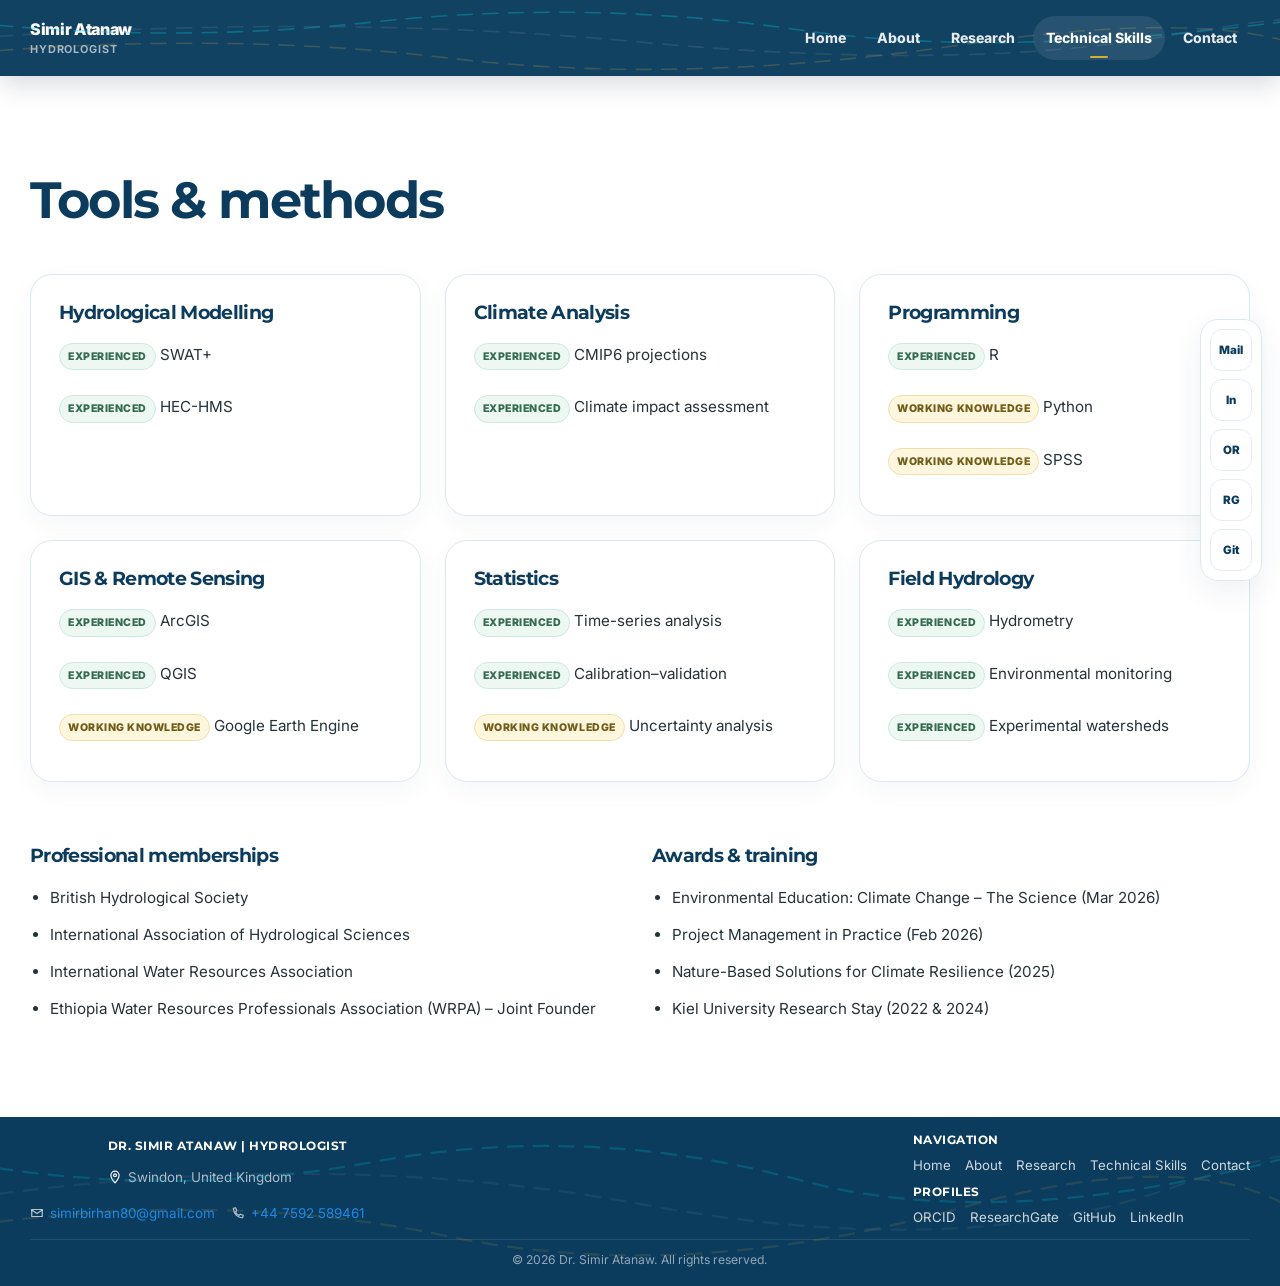
<file: skills.html>
<!DOCTYPE html>
<html lang="en">
<head>
<meta charset="UTF-8">
<meta name="viewport" content="width=device-width, initial-scale=1">
<title>Technical Skills | Dr. Simir Atanaw</title>
<meta name="description" content="Technical skills, professional memberships and awards of Dr. Simir Atanaw, hydrologist.">
<link rel="canonical" href="https://simir.uk/skills.html">
<link rel="icon" href="favicon.ico" sizes="any">
<link rel="icon" type="image/png" sizes="48x48" href="favicon-48x48.png">
<link rel="icon" type="image/png" sizes="192x192" href="favicon-192x192.png">
<link rel="apple-touch-icon" href="favicon-192x192.png">
<link rel="manifest" href="manifest.webmanifest">
<meta name="theme-color" content="#0B3C5D">
<meta property="og:type" content="profile">
<meta property="og:title" content="Technical Skills | Dr. Simir Atanaw">
<meta property="og:description" content="Technical skills, memberships and awards of Dr. Simir Atanaw, hydrologist.">
<meta property="og:url" content="https://simir.uk/skills.html">
<meta property="og:image" content="https://simir.uk/og-image.jpg">
<link rel="preconnect" href="https://fonts.googleapis.com">
<link rel="preconnect" href="https://fonts.gstatic.com" crossorigin>
<link href="https://fonts.googleapis.com/css2?family=Inter:wght@400;500;600;700&family=Montserrat:wght@600;700;800&display=swap" rel="stylesheet">
<link rel="stylesheet" href="style.css">
<script type="application/ld+json">
{
  "@context": "https://schema.org",
  "@type": "Person",
  "name": "Dr. Simir Atanaw",
  "url": "https://simir.uk/",
  "jobTitle": "Hydrologist",
  "email": "mailto:simirbirhan80@gmail.com",
  "address": { "@type": "PostalAddress", "addressLocality": "Swindon", "addressCountry": "GB" },
  "sameAs": [
    "https://orcid.org/0000-0002-0451-7803",
    "https://www.researchgate.net/profile/Simir-Atanaw",
    "https://github.com/Atanaw",
    "https://www.linkedin.com/in/simir-atanaw"
  ]
}
</script>

<template id="__bundler_thumbnail">
<svg xmlns="http://www.w3.org/2000/svg" viewBox="0 0 200 200"><rect width="200" height="200" fill="#0B3C5D"/><circle cx="100" cy="80" r="40" fill="#00BCD4" opacity="0.85"/><text x="100" y="150" font-family="Arial" font-size="28" fill="#fff" text-anchor="middle" font-weight="bold">SA</text></svg>
</template>

</head>
<body>
<a href="#main" class="skip-link">Skip to main content</a>
<div class="scroll-progress" id="scrollProgress" aria-hidden="true"></div>

<header class="site-header">
  <svg class="header-river" viewBox="0 0 1200 76" preserveAspectRatio="none" aria-hidden="true">
      <path class="river-line r1" d="M-50 20 Q150 45 350 22 T750 30 T1250 15"/>
      <path class="river-line r2" d="M-50 55 Q200 30 420 58 T900 45 T1250 60"/>
      <path class="river-line r3" d="M-50 40 Q300 12 600 42 T1100 35 T1250 42"/>
    </svg>
  <div class="wrap nav">
    <a class="brand" href="index.html">Simir Atanaw<small>Hydrologist</small></a>
    <nav class="nav-links" id="navLinks" aria-label="Primary">
      <a href="index.html">Home</a>
      <a href="about.html">About</a>
      <a href="research.html">Research</a>
      <a href="skills.html" aria-current="page">Technical Skills</a>
      <a href="contact.html">Contact</a>
    </nav>
    <button class="menu-btn" id="menuBtn" aria-expanded="false" aria-controls="navLinks">Menu</button>
  </div>
</header>

<div class="contact-rail" aria-label="Quick contact links">
  <a href="mailto:simirbirhan80@gmail.com" aria-label="Email">Mail</a>
  <a href="https://www.linkedin.com/in/simir-atanaw" target="_blank" rel="noopener" aria-label="LinkedIn">In</a>
  <a href="https://orcid.org/0000-0002-0451-7803" target="_blank" rel="noopener" aria-label="ORCID">OR</a>
  <a href="https://www.researchgate.net/profile/Simir-Atanaw" target="_blank" rel="noopener" aria-label="ResearchGate">RG</a>
  <a href="https://github.com/Atanaw" target="_blank" rel="noopener" aria-label="GitHub">Git</a>
</div>

<main id="main">

<section class="section" id="skills">
  <div class="wrap">
    <div class="section-head">
      <div><h2 style="margin-bottom:0">Tools &amp; methods</h2></div>
    </div>
    <div class="grid grid-3 mb-xxl">
      <div class="card reveal"><h3 class="mb-sm">Hydrological Modelling</h3>
        <ul class="skill-list">
          <li><span class="skill-label">Experienced</span> SWAT+</li>
          <li><span class="skill-label">Experienced</span> HEC-HMS</li>
        </ul>
      </div>
      <div class="card reveal"><h3 class="mb-sm">Climate Analysis</h3>
        <ul class="skill-list">
          <li><span class="skill-label">Experienced</span> CMIP6 projections</li>
          <li><span class="skill-label">Experienced</span> Climate impact assessment</li>
        </ul>
      </div>
      <div class="card reveal"><h3 class="mb-sm">Programming</h3>
        <ul class="skill-list">
          <li><span class="skill-label">Experienced</span> R</li>
          <li><span class="skill-label developing">Working knowledge</span> Python</li>
          <li><span class="skill-label developing">Working knowledge</span> SPSS</li>
        </ul>
      </div>
      <div class="card reveal"><h3 class="mb-sm">GIS &amp; Remote Sensing</h3>
        <ul class="skill-list">
          <li><span class="skill-label">Experienced</span> ArcGIS</li>
          <li><span class="skill-label">Experienced</span> QGIS</li>
          <li><span class="skill-label developing">Working knowledge</span> Google Earth Engine</li>
        </ul>
      </div>
      <div class="card reveal"><h3 class="mb-sm">Statistics</h3>
        <ul class="skill-list">
          <li><span class="skill-label">Experienced</span> Time-series analysis</li>
          <li><span class="skill-label">Experienced</span> Calibration–validation</li>
          <li><span class="skill-label developing">Working knowledge</span> Uncertainty analysis</li>
        </ul>
      </div>
      <div class="card reveal"><h3 class="mb-sm">Field Hydrology</h3>
        <ul class="skill-list">
          <li><span class="skill-label">Experienced</span> Hydrometry</li>
          <li><span class="skill-label">Experienced</span> Environmental monitoring</li>
          <li><span class="skill-label">Experienced</span> Experimental watersheds</li>
        </ul>
      </div>
    </div>
    <div class="grid grid-2">
      <div><h3 class="mb-sm">Professional memberships</h3>
        <ul class="bullet-list">
          <li>British Hydrological Society</li>
          <li>International Association of Hydrological Sciences</li>
          <li>International Water Resources Association</li>
          <li>Ethiopia Water Resources Professionals Association (WRPA) &ndash; Joint Founder</li>
        </ul>
      </div>
      <div><h3 class="mb-sm">Awards &amp; training</h3>
        <ul class="bullet-list">
          <li>Environmental Education: Climate Change &ndash; The Science (Mar 2026)</li>
          <li>Project Management in Practice (Feb 2026)</li>
          <li>Nature-Based Solutions for Climate Resilience (2025)</li>
          <li>Kiel University Research Stay (2022 &amp; 2024)</li>
        </ul>
      </div>
    </div>
  </div>
</section>

</main>

<footer>
  <svg class="footer-river" viewBox="0 0 1200 120" preserveAspectRatio="none" aria-hidden="true">
    <path class="river-line r1" d="M-50 30 Q150 60 350 32 T750 45 T1250 20"/>
    <path class="river-line r2" d="M-50 80 Q200 50 420 85 T900 65 T1250 90"/>
    <path class="river-line r3" d="M-50 60 Q300 20 600 62 T1100 50 T1250 62"/>
  </svg>
  <div class="wrap footer-grid">
    <div>
      <div class="footer-brand-row">
        <svg class="footer-hydro" viewBox="0 0 420 500" aria-hidden="true">
          <circle class="ripple ripple-1" cx="210" cy="250" r="60"/>
          <circle class="ripple ripple-2" cx="210" cy="250" r="100"/>
          <circle class="ripple ripple-3" cx="210" cy="250" r="140"/>
          <path class="hydrograph" d="M0 420 C 40 420, 60 420, 80 400 C 110 370, 120 260, 150 220 C 175 186, 200 180, 230 210 C 260 240, 270 340, 300 380 C 330 410, 360 420, 420 420"/>
        </svg>
        <div>
          <h3>Dr. Simir Atanaw | Hydrologist</h3>
          <p style="display:flex;align-items:center;gap:6px"><a href="https://maps.google.com/?q=Swindon,United+Kingdom" target="_blank" rel="noopener" style="display:inline-flex" aria-label="View on map"><svg viewBox="0 0 24 24" width="14" height="14" fill="none" stroke="#fff" stroke-width="2" stroke-linecap="round" stroke-linejoin="round"><path d="M12 22s7-7.5 7-13a7 7 0 1 0-14 0c0 5.5 7 13 7 13z"/><circle cx="12" cy="9" r="2.5"/></svg></a><a href="https://maps.google.com/?q=Swindon,United+Kingdom" target="_blank" rel="noopener" style="color:inherit">Swindon, United Kingdom</a></p>
        </div>
      </div>
      <p class="footer-contact-line">
        <span><svg viewBox="0 0 24 24"><path d="M3 6h18v12H3z"/><path d="M3 7l9 6 9-6"/></svg><a href="mailto:simirbirhan80@gmail.com" class="footer-email">simirbirhan80@gmail.com</a></span>
        <span><svg viewBox="0 0 24 24"><path d="M4 4l4-1 2 5-2 2c1 3 3 5 6 6l2-2 5 2-1 4c-8 1-15-6-16-16z"/></svg><a href="tel:+447592589461" class="footer-email">+44 7592 589461</a></span>
      </p>
    </div>
    <div class="footer-nav-group">
      <h3>Navigation</h3>
      <div class="footer-links">
        <a href="index.html">Home</a>
        <a href="about.html">About</a>
        <a href="research.html">Research</a>
        <a href="skills.html">Technical Skills</a>
        <a href="contact.html">Contact</a>
      </div>
      <h3>Profiles</h3>
      <div class="footer-links">
        <a href="https://orcid.org/0000-0002-0451-7803" target="_blank" rel="noopener">ORCID</a>
        <a href="https://www.researchgate.net/profile/Simir-Atanaw" target="_blank" rel="noopener">ResearchGate</a>
        <a href="https://github.com/Atanaw" target="_blank" rel="noopener">GitHub</a>
        <a href="https://www.linkedin.com/in/simir-atanaw" target="_blank" rel="noopener">LinkedIn</a>
      </div>
    </div>
  </div>
  <div class="wrap footer-bottom">&copy; <span id="year"></span> Dr. Simir Atanaw. All rights reserved.</div>
</footer>

<button class="back-to-top" id="backToTop" aria-label="Back to top">&uarr;</button>
<script src="script.js"></script>
</body>
</html>
</file>
<file: style.css>
:root{
  --navy:#0B3C5D;--navy-2:#072A43;--blue:#1E88E5;--cyan:#00BCD4;--gold:#D4AF37;
  --paper:#FFFFFF;--panel:#F4F8FA;--ink:#263238;--muted:#667982;--line:#DDE8EE;
  --shadow:0 20px 55px rgba(11,60,93,.12);--shadow-soft:0 10px 30px rgba(11,60,93,.07);
  --radius:22px;--max:1220px;
}
*{box-sizing:border-box}
html{scroll-behavior:smooth}
body{margin:0;background:var(--paper);color:var(--ink);font-family:Inter,ui-sans-serif,system-ui,-apple-system,BlinkMacSystemFont,"Segoe UI",sans-serif;line-height:1.65;-webkit-font-smoothing:antialiased;text-rendering:optimizeLegibility}
img{display:block;max-width:100%}a{color:var(--blue);text-decoration:none}a:hover{color:var(--navy)}button,a{touch-action:manipulation}
.wrap{width:min(var(--max),calc(100% - 40px));margin-inline:auto}
.skip-link{position:absolute;left:-9999px;top:0}.skip-link:focus{left:14px;top:14px;background:#fff;color:var(--navy);padding:10px 14px;border-radius:10px;z-index:9999}
.scroll-progress{position:fixed;top:0;left:0;height:3px;width:0;background:linear-gradient(90deg,var(--cyan),var(--gold));z-index:2000}

/* Header */
.site-header{position:sticky;top:0;z-index:1000;background:rgba(11,60,93,.97);backdrop-filter:blur(14px);box-shadow:0 8px 24px rgba(6,31,49,.16);color:#fff;overflow:hidden}
.nav{min-height:76px;display:flex;align-items:center;justify-content:space-between;gap:24px}
.brand{text-decoration:none;font-weight:860;line-height:1.02;letter-spacing:-.02em}
.brand small{display:block;margin-top:6px;color:rgba(255,255,255,.64);font-size:.68rem;font-weight:650;letter-spacing:.08em;text-transform:uppercase}
.brand{color:#fff}.brand:hover{color:#fff}
.nav-links{display:flex;gap:5px;align-items:center}.nav-links a{text-decoration:none;color:rgba(255,255,255,.9);font-size:.88rem;font-weight:760;padding:10px 13px;border-radius:999px;position:relative}
.nav-links a:hover,.nav-links a.active{background:rgba(255,255,255,.09);color:#fff}.nav-links a.active::after{content:"";position:absolute;width:18px;height:2px;border-radius:999px;background:var(--gold);left:50%;bottom:2px;transform:translateX(-50%)}
.menu-btn{display:none;border:1px solid rgba(255,255,255,.18);background:rgba(255,255,255,.08);color:#fff;border-radius:12px;min-height:44px;padding:0 14px;font-weight:800;cursor:pointer}

/* Typography */
h1,h2,h3{margin-top:0;font-family:Montserrat,Inter,ui-sans-serif,system-ui,sans-serif;color:var(--navy);line-height:1.1;letter-spacing:-.035em}
h1{font-size:clamp(3rem,6.4vw,5.8rem);margin-bottom:14px}h2{font-size:clamp(2.1rem,4vw,3.35rem)}h3{font-size:1.18rem}
.eyebrow{color:var(--blue);text-transform:uppercase;letter-spacing:.13em;font-size:.74rem;font-weight:850;margin-bottom:10px}

/* Hero */
.hero{position:relative;background:radial-gradient(circle at 80% 18%,rgba(0,188,212,.12),transparent 25%),linear-gradient(135deg,#fff,#f7fbfd);border-bottom:1px solid var(--line)}
.hero-pattern{position:absolute;inset:0;pointer-events:none}
.hero-grid{position:relative;z-index:2;display:grid;grid-template-columns:minmax(0,1.5fr) minmax(300px,.75fr);gap:56px;align-items:center;min-height:560px;padding:64px 0}
.hero-role{font-size:clamp(1.12rem,2vw,1.48rem);font-weight:700;color:var(--navy);max-width:780px;margin-bottom:16px}
.hero-summary{max-width:720px;color:var(--muted);font-size:1.05rem;margin-bottom:20px}
.badge{display:inline-flex;align-items:center;gap:8px;margin-top:4px;padding:9px 14px;border:1px solid #cde9dc;border-radius:999px;background:#edf9f3;color:#2f694f;font-size:.8rem;font-weight:820}
.badge::before{content:"";width:8px;height:8px;border-radius:50%;background:#18a86b;box-shadow:0 0 0 4px rgba(24,168,107,.11)}
.hero-actions{display:grid;grid-template-columns:repeat(2,minmax(0,220px));gap:11px;margin-top:30px}.btn{display:inline-flex;align-items:center;justify-content:center;min-height:50px;padding:0 20px;border-radius:999px;font-size:.88rem;font-weight:830;border:1px solid transparent;transition:transform .2s ease,box-shadow .2s ease,border-color .2s ease}
.btn-primary{background:var(--navy);color:#fff;box-shadow:0 12px 26px rgba(11,60,93,.2)}.btn-primary:hover{color:#fff}.btn-secondary{background:#fff;color:var(--navy);border-color:#bdd0da}.btn-secondary:hover{color:var(--navy)}.btn:hover{transform:translateY(-2px);box-shadow:0 14px 30px rgba(11,60,93,.16)}
.photo-shell{position:relative;width:min(100%,340px);justify-self:end;margin-top:6px}
.photo-card{position:relative;background:#fff;border:1px solid #d9e8ee;border-radius:32px;padding:9px;box-shadow:0 32px 72px rgba(11,60,93,.2);overflow:hidden}.profile-photo{width:100%;aspect-ratio:4/5;object-fit:cover;object-position:center 22%;border-radius:24px}

/* Sections */
.section{padding:96px 0}.section.alt{background:var(--panel)}.section-head{margin-bottom:46px}.section-head>div{max-width:850px}.section-head h2{margin-bottom:14px}.section-head p{margin:0;color:var(--muted);text-align:justify}
.grid{display:grid;gap:24px}.grid-3{grid-template-columns:repeat(3,minmax(0,1fr))}.grid-2{grid-template-columns:repeat(2,minmax(0,1fr))}.gap-sm{gap:18px}
.card{background:#fff;border:1px solid var(--line);border-radius:var(--radius);padding:28px;box-shadow:0 8px 24px rgba(11,60,93,.045);transition:transform .22s ease,box-shadow .22s ease,border-color .22s ease}.card:hover{transform:translateY(-4px);box-shadow:var(--shadow);border-color:#c6dfe7}.card p{margin-bottom:0;color:var(--muted)}
.icon{width:48px;height:48px;border-radius:15px;display:grid;place-items:center;background:linear-gradient(135deg,#e9f8fb,#eef5ff);color:var(--blue);margin-bottom:18px;flex-shrink:0}.icon svg{width:24px;height:24px;stroke:currentColor;fill:none;stroke-width:1.75;stroke-linecap:round;stroke-linejoin:round}

/* Utility spacing (avoids inline styles) */
.mb-sm{margin-bottom:18px}.mb-lg{margin-bottom:24px}.mt-xl{margin-top:52px;margin-bottom:18px}

/* Timeline */
.timeline{position:relative;margin-top:16px;padding-left:12px}.timeline::before{content:"";position:absolute;left:11px;top:8px;bottom:8px;width:2px;background:linear-gradient(var(--cyan),var(--blue))}
.timeline-item{position:relative;padding:0 0 32px 43px}.timeline-item:last-child{padding-bottom:0}.timeline-item::before{content:"";position:absolute;left:4px;top:6px;width:14px;height:14px;border-radius:50%;background:var(--cyan);border:3px solid #fff;box-shadow:0 0 0 2px var(--cyan)}
.timeline-date{color:var(--blue);font-size:.72rem;text-transform:uppercase;letter-spacing:.1em;font-weight:850}.timeline-item h3{margin:5px 0}.timeline-item p{margin:0;color:var(--muted)}

/* Profiles */
.profile-grid{display:grid;grid-template-columns:repeat(4,minmax(0,1fr));gap:14px}.profile-link{background:#fff;border:1px solid var(--line);border-radius:16px;padding:18px;min-height:92px;display:flex;flex-direction:column;justify-content:center;gap:4px;color:var(--navy);font-weight:850;transition:.2s ease}.profile-link:hover{color:var(--navy)}.profile-link span{color:var(--muted);font-size:.74rem;font-weight:620}.profile-link:hover{transform:translateY(-3px);border-color:var(--cyan);box-shadow:var(--shadow-soft)}

/* Research */
.status{display:inline-flex;border-radius:999px;padding:5px 9px;background:#fff4d5;color:#765e00;font-size:.69rem;font-weight:850;text-transform:uppercase;letter-spacing:.06em;margin-bottom:12px}
.tags{display:flex;flex-wrap:wrap;gap:7px;margin-top:18px}.tag{background:#edf5f8;color:#45626e;border:1px solid #d8e7ec;border-radius:999px;padding:5px 8px;font-size:.68rem;font-weight:720}
.pub-card{position:relative;padding-left:30px}.pub-card::before{content:"";position:absolute;left:0;top:0;bottom:0;width:4px;border-radius:999px;background:linear-gradient(var(--cyan),var(--blue))}.pub-year{color:var(--blue);font-size:.72rem;font-weight:850;text-transform:uppercase}.pub-title{color:var(--navy);font-weight:840;line-height:1.42;margin:8px 0}.doi{display:inline-flex;gap:6px;margin-top:12px;font-weight:820;font-size:.82rem}

/* Skills */
.skill-label{display:inline-block;margin-bottom:12px;padding:4px 8px;border-radius:999px;background:#edf8f2;border:1px solid #cfe9db;color:#356b52;font-size:.66rem;font-weight:850;text-transform:uppercase;letter-spacing:.05em}.skill-label.developing{background:#fff7dd;border-color:#efdfa9;color:#705d19}

/* Contact + sticky rail */
.contact-panel{display:grid;grid-template-columns:1.2fr .8fr;gap:30px;background:linear-gradient(135deg,#fff,#f7fbfd);border:1px solid var(--line);border-radius:28px;padding:42px;box-shadow:var(--shadow-soft)}.contact-panel p{color:var(--muted);margin:0 0 8px}.contact-panel h3{margin-bottom:14px}.contact-actions{display:flex;flex-direction:column;gap:10px;justify-content:center}
.contact-rail{position:fixed;right:18px;top:50%;transform:translateY(-50%);z-index:850;display:flex;flex-direction:column;gap:8px;padding:9px;background:rgba(255,255,255,.92);border:1px solid var(--line);border-radius:18px;box-shadow:var(--shadow-soft);backdrop-filter:blur(10px)}
.contact-rail a{width:42px;height:42px;border-radius:12px;display:grid;place-items:center;color:var(--navy);font-weight:850;font-size:.72rem;background:#fff;border:1px solid #e4edf1}.contact-rail a:hover{border-color:var(--cyan);color:var(--blue)}

/* Footer */
footer{background:var(--navy);color:rgba(255,255,255,.72);min-height:130px;display:flex;flex-direction:column;justify-content:center;padding:16px 0}.footer-grid{display:flex;align-items:center;justify-content:space-between;gap:28px;flex-wrap:wrap}footer h3{color:#fff;margin-bottom:0;font-size:.78rem;text-transform:uppercase;letter-spacing:.04em;white-space:nowrap}footer p{color:rgba(255,255,255,.66);font-size:.84rem}.footer-links{display:flex;flex-wrap:wrap;gap:14px;align-items:center}.footer-links a{color:rgba(255,255,255,.8);font-size:.83rem}.footer-links a:hover{color:#fff}.footer-nav-group{display:flex;flex-direction:column;gap:8px}.footer-nav-group .footer-links{margin-left:0}.footer-bottom{margin-top:10px;padding-top:10px;border-top:1px solid rgba(255,255,255,.1);color:rgba(255,255,255,.55);font-size:.76rem;text-align:center}

/* Motion / focus */
.reveal{opacity:0;transform:translateY(16px);transition:opacity .6s ease,transform .6s ease}.reveal.in{opacity:1;transform:none}.back-to-top{position:fixed;right:20px;bottom:20px;width:46px;height:46px;border:0;border-radius:50%;background:var(--navy);color:#fff;box-shadow:var(--shadow);display:none;cursor:pointer;z-index:900}.back-to-top.show{display:grid;place-items:center}
:focus-visible{outline:3px solid rgba(0,188,212,.5);outline-offset:3px;border-radius:8px}

/* Responsive */
@media(max-width:1100px){.contact-rail{display:none}.hero-grid{grid-template-columns:1fr .8fr;gap:44px}.photo-shell{width:min(100%,450px)}}
@media(max-width:960px){
  .menu-btn{display:inline-flex;align-items:center}.nav-links{display:none;position:absolute;left:0;right:0;top:76px;background:var(--navy);padding:14px 20px 20px;flex-direction:column;align-items:stretch;border-top:1px solid rgba(255,255,255,.08)}.nav-links.open{display:flex}.nav-links a{border-radius:10px}
  .section-head{grid-template-columns:1fr;gap:12px}.grid-3{grid-template-columns:repeat(2,minmax(0,1fr))}.profile-grid{grid-template-columns:repeat(2,minmax(0,1fr))}.footer-grid{grid-template-columns:1fr 1fr}.footer-grid>div:first-child{grid-column:1/-1}
}
@media(max-width:760px){
  .wrap{width:calc(100% - 28px)}.hero-grid{grid-template-columns:1fr;min-height:auto;padding:54px 0 62px}.photo-shell{justify-self:center;width:min(88vw,390px)}.photo-tag{left:10px;bottom:16px}.hero-actions{grid-template-columns:1fr 1fr}.hero-actions .btn{width:100%}
  .section{padding:72px 0}.grid-3,.grid-2,.contact-panel{grid-template-columns:1fr}.footer-grid{grid-template-columns:1fr}.footer-grid>div:first-child{grid-column:auto}
}
@media(max-width:460px){.hero-actions,.profile-grid{grid-template-columns:1fr}.brand small{display:none}h1{font-size:clamp(2.7rem,15vw,4.1rem)}}
@media(prefers-reduced-motion:reduce){html{scroll-behavior:auto}.reveal{opacity:1;transform:none;transition:none}*{transition:none!important}}
.video-link{display:flex;justify-content:center;align-items:center;gap:8px;margin-top:16px;color:var(--blue);font-weight:800;text-decoration:none;font-size:.86rem}
.video-link:hover{color:var(--navy)}
.mb-xxl{margin-bottom:64px}
.skill-list{list-style:none;margin:0;padding:0;display:flex;flex-direction:column;gap:12px}.skill-list li{color:var(--ink);font-size:.95rem}
.bullet-list{list-style:disc;margin:0;padding-left:20px;display:flex;flex-direction:column;gap:12px}.bullet-list li{color:var(--ink);font-size:.95rem}
.footer-contact-line{display:flex;align-items:center;gap:16px;flex-wrap:wrap;margin:0}.footer-contact-line span{display:inline-flex;align-items:center;gap:6px}.footer-contact-line svg{width:14px;height:14px;stroke:rgba(255,255,255,.7);fill:none;stroke-width:2;stroke-linecap:round;stroke-linejoin:round}
.footer-river{position:absolute;inset:0;width:100%;height:100%;opacity:.22;pointer-events:none}
.footer-hydro{width:64px;height:64px;flex-shrink:0}
.footer-hydro .ripple{stroke-width:1.2}
.footer-hydro .hydrograph{stroke-width:2}
footer{position:relative;overflow:hidden}
.footer-brand-row{display:flex;align-items:center;gap:14px}

/* Header river-network animation */
.header-river{position:absolute;inset:0;width:100%;height:100%;opacity:.35;pointer-events:none}
.river-line{fill:none;stroke:var(--cyan);stroke-width:1.6;stroke-linecap:round;stroke-dasharray:14 10;animation:river-flow 7s linear infinite}
.river-line.r2{stroke:var(--gold);opacity:.6;animation-duration:9s;animation-direction:reverse}
.river-line.r3{stroke:#fff;opacity:.25;animation-duration:11s}
@keyframes river-flow{to{stroke-dashoffset:-240}}

/* Homepage hydrological-response background behind photo */
.photo-shell{isolation:isolate}
.hydro-response{position:absolute;inset:-40px -30px;width:calc(100% + 60px);height:calc(100% + 80px);z-index:-1;overflow:visible}
.ripple{fill:none;stroke:var(--cyan);stroke-width:1.4;opacity:0;transform-origin:210px 250px;animation:ripple-pulse 4.5s ease-out infinite}
.ripple-2{animation-delay:1.1s;stroke:var(--blue)}
.ripple-3{animation-delay:2.2s;stroke:var(--gold);opacity:0}
@keyframes ripple-pulse{0%{transform:scale(.6);opacity:.55}80%{opacity:0}100%{transform:scale(1.25);opacity:0}}
.hydrograph{fill:none;stroke:var(--blue);stroke-width:2.5;opacity:.3;stroke-dasharray:900;stroke-dashoffset:900;animation:draw-hydrograph 6s ease-in-out infinite alternate}
@keyframes draw-hydrograph{to{stroke-dashoffset:0}}
@media(prefers-reduced-motion:reduce){.river-line,.ripple,.hydrograph{animation:none}}
</file>
